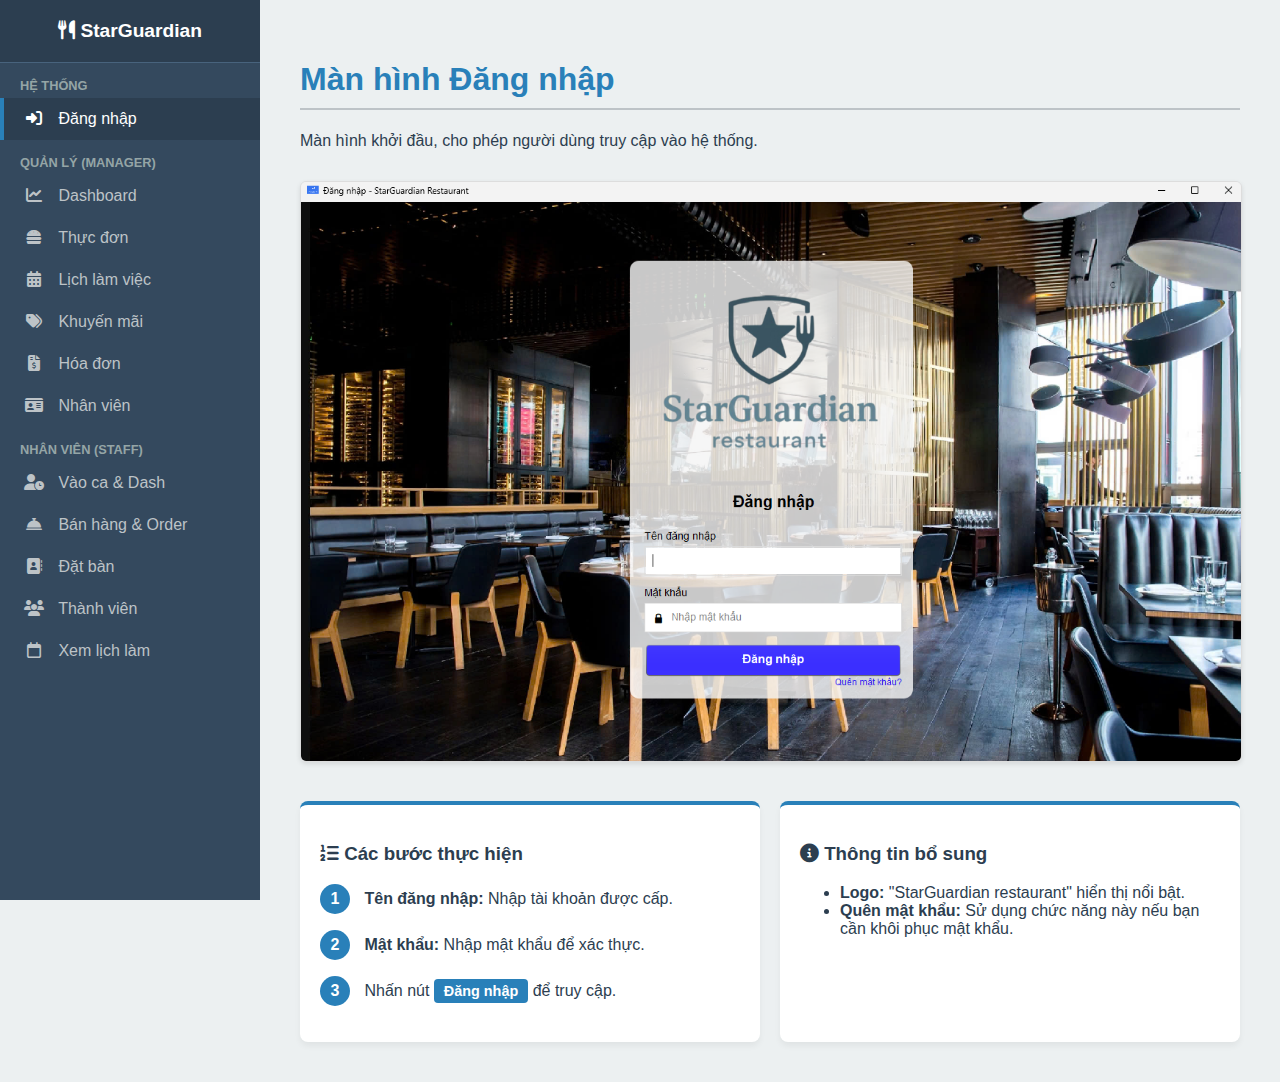
<file: index.html>
<!DOCTYPE html>
<html lang="vi">
<head>
    <meta charset="UTF-8">
    <title>Đăng nhập - StarGuardian</title>
    <link rel="stylesheet" href="https://cdnjs.cloudflare.com/ajax/libs/font-awesome/6.4.0/css/all.min.css">
    <link rel="stylesheet" href="css/style.css">
</head>
<body>
    <div id="content">
        <h1>Màn hình Đăng nhập</h1>
        <p>Màn hình khởi đầu, cho phép người dùng truy cập vào hệ thống.</p>
        
        <img src="images/login.png" alt="Màn hình đăng nhập" class="screenshot"> 

        <div class="card-grid">
            <div class="card">
                <h3><i class="fa-solid fa-list-ol"></i> Các bước thực hiện</h3>
                <p><span class="step-num">1</span> <strong>Tên đăng nhập:</strong> Nhập tài khoản được cấp.</p>
                <p><span class="step-num">2</span> <strong>Mật khẩu:</strong> Nhập mật khẩu để xác thực.</p>
                <p><span class="step-num">3</span> Nhấn nút <span class="btn-sim bg-blue">Đăng nhập</span> để truy cập.</p>
            </div>
            <div class="card">
                <h3><i class="fa-solid fa-circle-info"></i> Thông tin bổ sung</h3>
                <ul>
                     <li><strong>Logo:</strong> "StarGuardian restaurant" hiển thị nổi bật.</li>
                     <li><strong>Quên mật khẩu:</strong> Sử dụng chức năng này nếu bạn cần khôi phục mật khẩu.</li>
                </ul>
            </div>
        </div>
    </div>
    <script src="js/nav.js"></script>
</body>
</html>
</file>
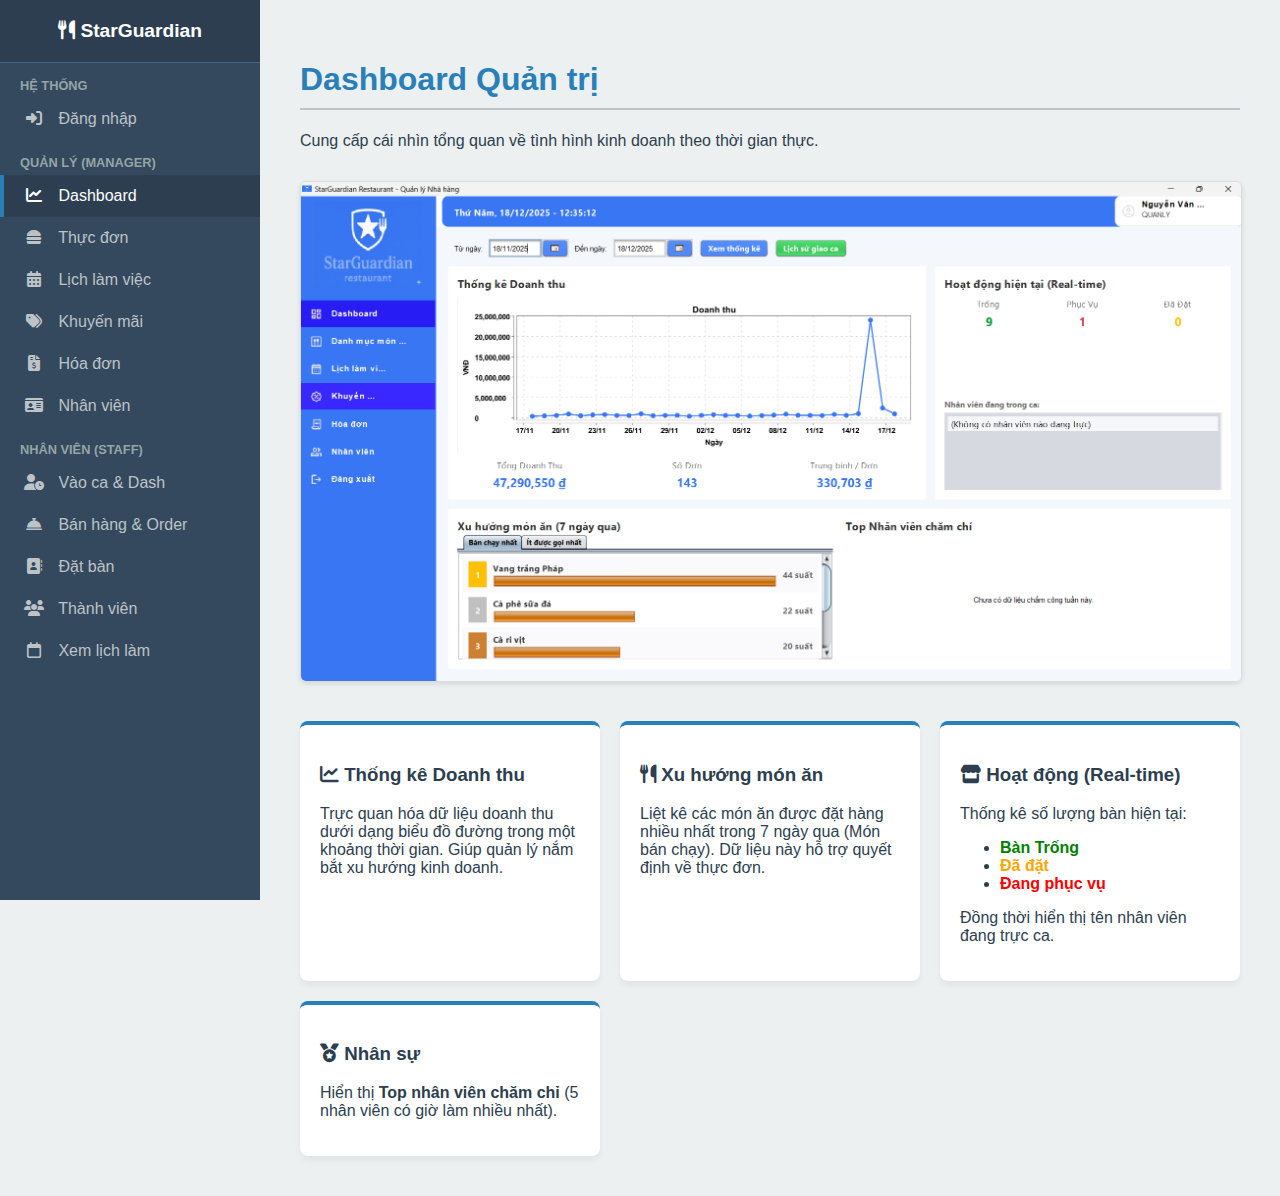
<file: manager/dashboard.html>
<!DOCTYPE html>
<html lang="vi">
<head>
    <meta charset="UTF-8">
    <title>Dashboard Quản lý</title>
    <link rel="stylesheet" href="https://cdnjs.cloudflare.com/ajax/libs/font-awesome/6.4.0/css/all.min.css">
    <link rel="stylesheet" href="../css/style.css"> </head>
<body>
    <div id="content">
        <h1>Dashboard Quản trị</h1>
         <p>Cung cấp cái nhìn tổng quan về tình hình kinh doanh theo thời gian thực.</p>
        <img src="../images/dashboard_mgr.png" alt="Dashboard" class="screenshot">

        <div class="card-grid">
            <div class="card">
                <h3><i class="fa-solid fa-chart-line"></i> Thống kê Doanh thu</h3>
                 <p>Trực quan hóa dữ liệu doanh thu dưới dạng biểu đồ đường trong một khoảng thời gian. Giúp quản lý nắm bắt xu hướng kinh doanh.</p>
            </div>
            <div class="card">
                <h3><i class="fa-solid fa-utensils"></i> Xu hướng món ăn</h3>
                 <p>Liệt kê các món ăn được đặt hàng nhiều nhất trong 7 ngày qua (Món bán chạy). Dữ liệu này hỗ trợ quyết định về thực đơn.</p>
            </div>
            <div class="card">
                <h3><i class="fa-solid fa-store"></i> Hoạt động (Real-time)</h3>
                <p>Thống kê số lượng bàn hiện tại:</p>
                <ul>
                     <li><strong style="color:green">Bàn Trống</strong> </li>
                     <li><strong style="color:orange">Đã đặt</strong> </li>
                     <li><strong style="color:red">Đang phục vụ</strong> </li>
                </ul>
                 <p>Đồng thời hiển thị tên nhân viên đang trực ca.</p>
            </div>
            <div class="card">
                <h3><i class="fa-solid fa-medal"></i> Nhân sự</h3>
                 <p>Hiển thị <strong>Top nhân viên chăm chỉ</strong> (5 nhân viên có giờ làm nhiều nhất).</p>
            </div>
        </div>
    </div>
    <script src="../js/nav.js"></script>
</body>
</html>
</file>
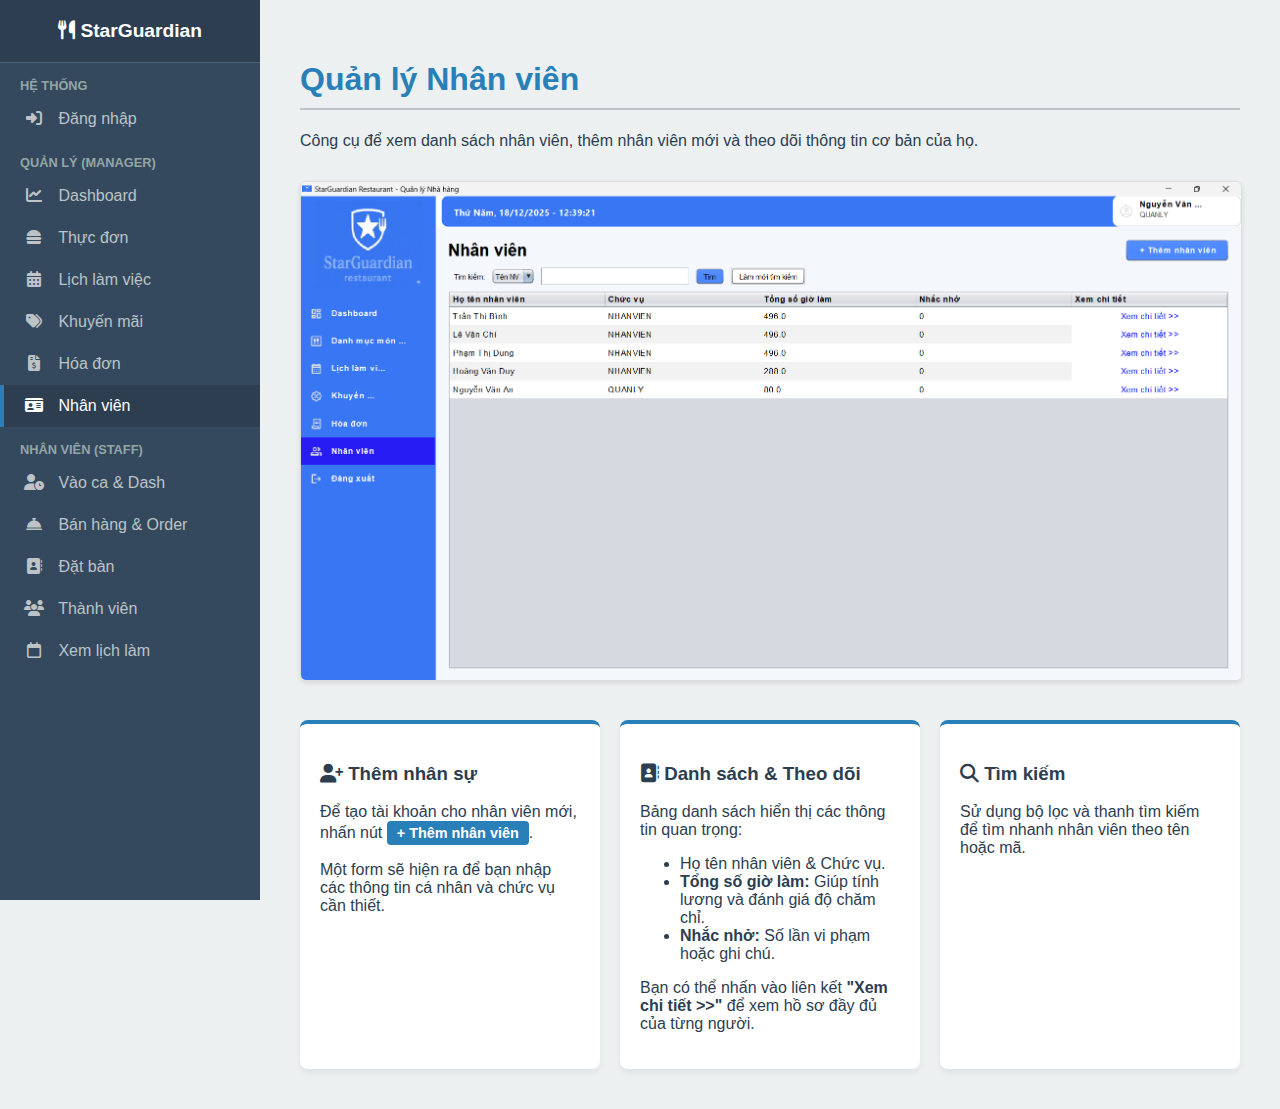
<file: manager/employee.html>
<!DOCTYPE html>
<html lang="vi">
<head>
    <meta charset="UTF-8">
    <title>Quản lý Nhân viên</title>
    <link rel="stylesheet" href="https://cdnjs.cloudflare.com/ajax/libs/font-awesome/6.4.0/css/all.min.css">
    <link rel="stylesheet" href="../css/style.css">
</head>
<body>
    <div id="content">
        <h1>Quản lý Nhân viên</h1>
         <p>Công cụ để xem danh sách nhân viên, thêm nhân viên mới và theo dõi thông tin cơ bản của họ.</p>
        
        <img src="../images/employee.png" alt="Màn hình nhân viên" class="screenshot">

        <div class="card-grid">
            <div class="card">
                <h3><i class="fa-solid fa-user-plus"></i> Thêm nhân sự</h3>
                 <p>Để tạo tài khoản cho nhân viên mới, nhấn nút <span class="btn-sim bg-blue">+ Thêm nhân viên</span>.</p>
                <p>Một form sẽ hiện ra để bạn nhập các thông tin cá nhân và chức vụ cần thiết.</p>
            </div>

            <div class="card">
                <h3><i class="fa-solid fa-address-book"></i> Danh sách & Theo dõi</h3>
                 <p>Bảng danh sách hiển thị các thông tin quan trọng:</p>
                <ul>
                    <li>Họ tên nhân viên & Chức vụ.</li>
                    <li><strong>Tổng số giờ làm:</strong> Giúp tính lương và đánh giá độ chăm chỉ.</li>
                    <li><strong>Nhắc nhở:</strong> Số lần vi phạm hoặc ghi chú.</li>
                </ul>
                 <p>Bạn có thể nhấn vào liên kết <strong>"Xem chi tiết >>"</strong> để xem hồ sơ đầy đủ của từng người.</p>
            </div>

            <div class="card">
                <h3><i class="fa-solid fa-magnifying-glass"></i> Tìm kiếm</h3>
                 <p>Sử dụng bộ lọc và thanh tìm kiếm để tìm nhanh nhân viên theo tên hoặc mã.</p>
            </div>
        </div>
    </div>
    <script src="../js/nav.js"></script>
</body>
</html>
</file>
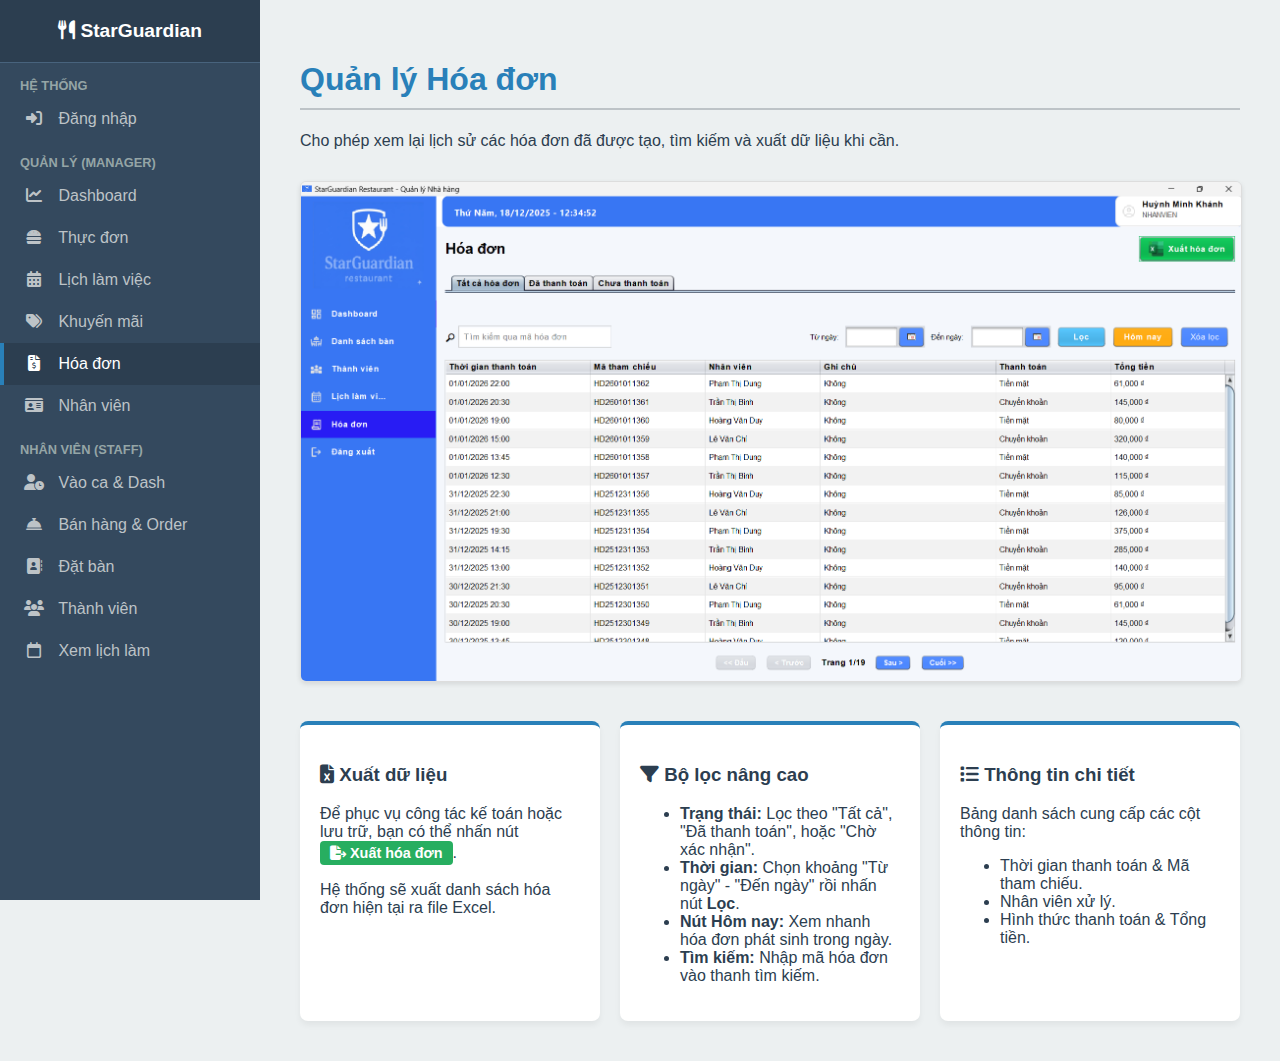
<file: manager/invoice.html>
<!DOCTYPE html>
<html lang="vi">
<head>
    <meta charset="UTF-8">
    <title>Quản lý Hóa đơn</title>
    <link rel="stylesheet" href="https://cdnjs.cloudflare.com/ajax/libs/font-awesome/6.4.0/css/all.min.css">
    <link rel="stylesheet" href="../css/style.css">
</head>
<body>
    <div id="content">
        <h1>Quản lý Hóa đơn</h1>
         <p>Cho phép xem lại lịch sử các hóa đơn đã được tạo, tìm kiếm và xuất dữ liệu khi cần.</p>
        
        <img src="../images/invoice.png" alt="Màn hình hóa đơn" class="screenshot">

        <div class="card-grid">
            <div class="card">
                <h3><i class="fa-solid fa-file-excel"></i> Xuất dữ liệu</h3>
                <p>Để phục vụ công tác kế toán hoặc lưu trữ, bạn có thể nhấn nút <span class="btn-sim bg-green"><i class="fa-solid fa-file-export"></i> Xuất hóa đơn</span>.</p>
                 <p>Hệ thống sẽ xuất danh sách hóa đơn hiện tại ra file Excel.</p>
            </div>

            <div class="card">
                <h3><i class="fa-solid fa-filter"></i> Bộ lọc nâng cao</h3>
                <ul>
                     <li><strong>Trạng thái:</strong> Lọc theo "Tất cả", "Đã thanh toán", hoặc "Chờ xác nhận".</li>
                     <li><strong>Thời gian:</strong> Chọn khoảng "Từ ngày" - "Đến ngày" rồi nhấn nút <strong>Lọc</strong>.</li>
                     <li><strong>Nút Hôm nay:</strong> Xem nhanh hóa đơn phát sinh trong ngày.</li>
                     <li><strong>Tìm kiếm:</strong> Nhập mã hóa đơn vào thanh tìm kiếm.</li>
                </ul>
            </div>

            <div class="card">
                <h3><i class="fa-solid fa-list"></i> Thông tin chi tiết</h3>
                 <p>Bảng danh sách cung cấp các cột thông tin:</p>
                <ul>
                    <li>Thời gian thanh toán & Mã tham chiếu.</li>
                    <li>Nhân viên xử lý.</li>
                    <li>Hình thức thanh toán & Tổng tiền.</li>
                </ul>
            </div>
        </div>
    </div>
    <script src="../js/nav.js"></script>
</body>
</html>
</file>
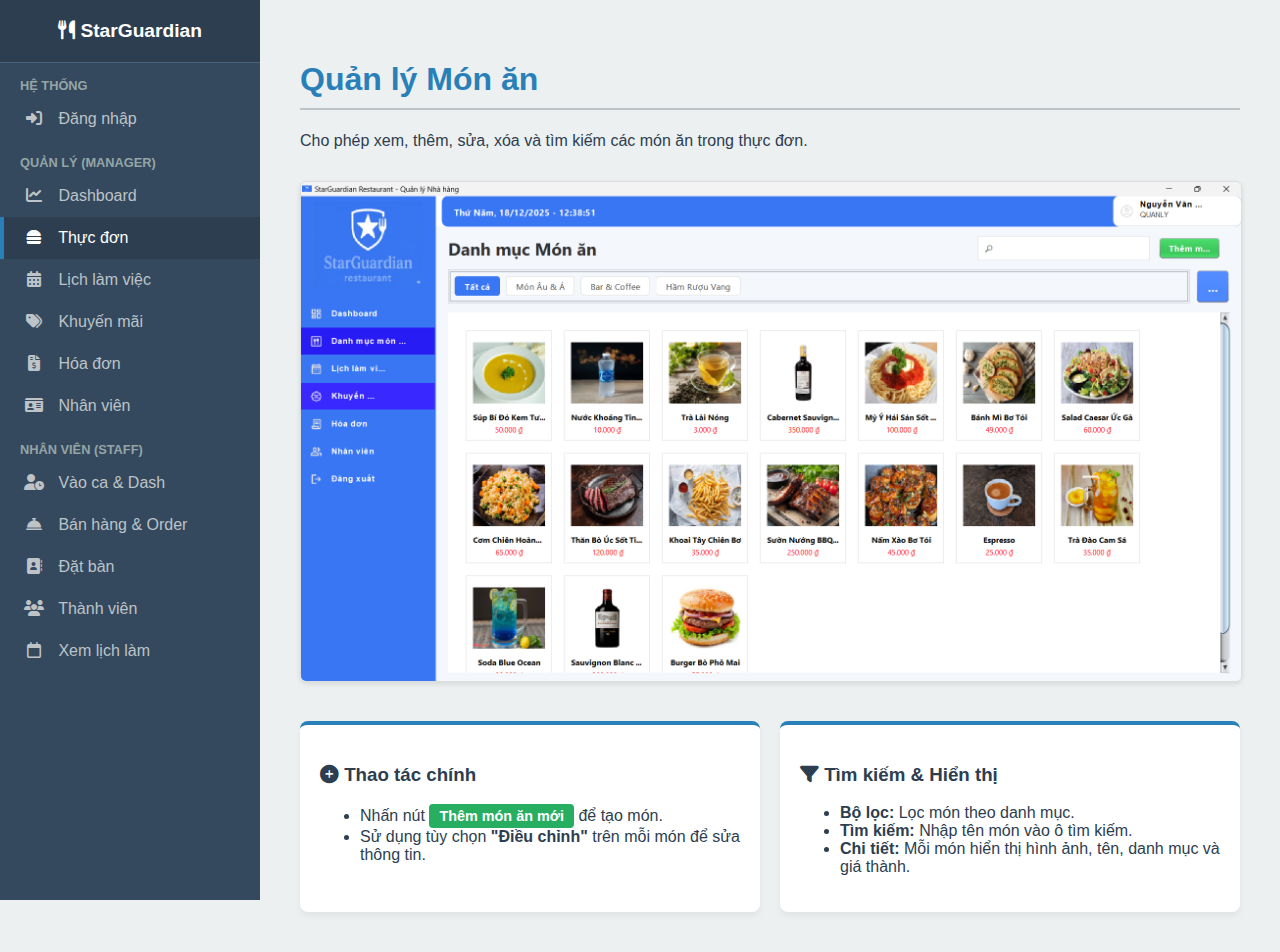
<file: manager/menu.html>
<!DOCTYPE html>
<html lang="vi">
<head>
    <meta charset="UTF-8">
    <title>Quản lý Món ăn</title>
    <link rel="stylesheet" href="https://cdnjs.cloudflare.com/ajax/libs/font-awesome/6.4.0/css/all.min.css">
    <link rel="stylesheet" href="../css/style.css">
</head>
<body>
    <div id="content">
        <h1>Quản lý Món ăn</h1>
         <p>Cho phép xem, thêm, sửa, xóa và tìm kiếm các món ăn trong thực đơn.</p>
        <img src="../images/menu.png" alt="Menu Screen" class="screenshot">

        <div class="card-grid">
            <div class="card">
                <h3><i class="fa-solid fa-plus-circle"></i> Thao tác chính</h3>
                <ul>
                     <li>Nhấn nút <span class="btn-sim bg-green">Thêm món ăn mới</span> để tạo món.</li>
                     <li>Sử dụng tùy chọn <strong>"Điều chỉnh"</strong> trên mỗi món để sửa thông tin.</li>
                </ul>
            </div>
            <div class="card">
                <h3><i class="fa-solid fa-filter"></i> Tìm kiếm & Hiển thị</h3>
                <ul>
                     <li><strong>Bộ lọc:</strong> Lọc món theo danh mục.</li>
                     <li><strong>Tìm kiếm:</strong> Nhập tên món vào ô tìm kiếm.</li>
                     <li><strong>Chi tiết:</strong> Mỗi món hiển thị hình ảnh, tên, danh mục và giá thành.</li>
                </ul>
            </div>
        </div>
    </div>
    <script src="../js/nav.js"></script>
</body>
</html>
</file>
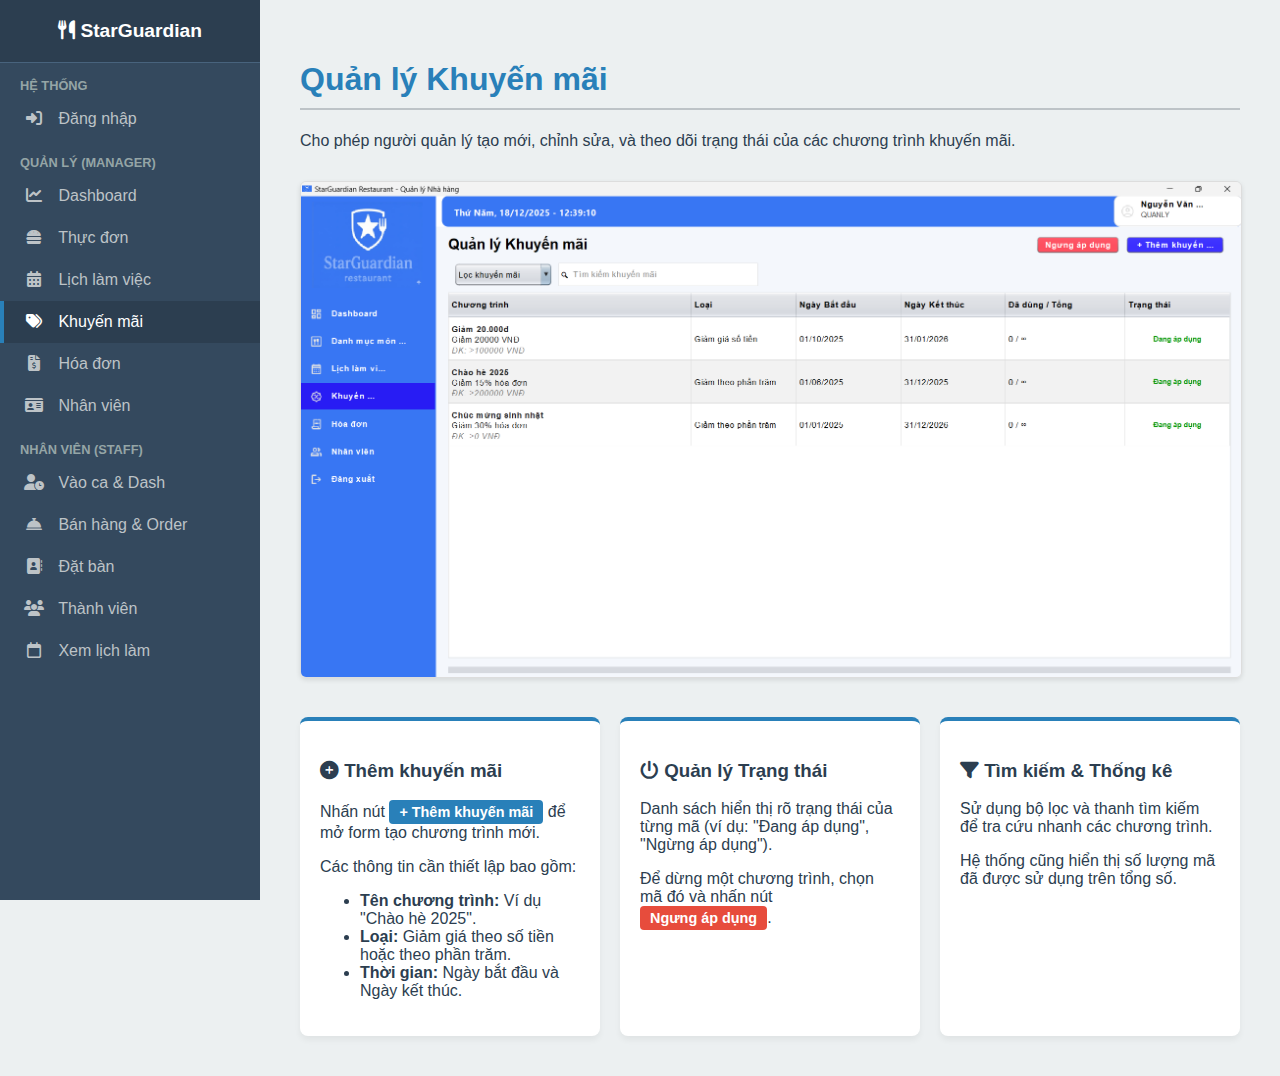
<file: manager/promotion.html>
<!DOCTYPE html>
<html lang="vi">
<head>
    <meta charset="UTF-8">
    <title>Quản lý Khuyến mãi</title>
    <link rel="stylesheet" href="https://cdnjs.cloudflare.com/ajax/libs/font-awesome/6.4.0/css/all.min.css">
    <link rel="stylesheet" href="../css/style.css">
</head>
<body>
    <div id="content">
        <h1>Quản lý Khuyến mãi</h1>
        <p>Cho phép người quản lý tạo mới, chỉnh sửa, và theo dõi trạng thái của các chương trình khuyến mãi.</p>
        
        <img src="../images/promotion.png" alt="Màn hình khuyến mãi" class="screenshot">

        <div class="card-grid">
            <div class="card">
                <h3><i class="fa-solid fa-plus-circle"></i> Thêm khuyến mãi</h3>
                <p>Nhấn nút <span class="btn-sim bg-blue">+ Thêm khuyến mãi</span> để mở form tạo chương trình mới.</p>
                <p>Các thông tin cần thiết lập bao gồm:</p>
                <ul>
                    <li><strong>Tên chương trình:</strong> Ví dụ "Chào hè 2025".</li>
                    <li><strong>Loại:</strong> Giảm giá theo số tiền hoặc theo phần trăm.</li>
                    <li><strong>Thời gian:</strong> Ngày bắt đầu và Ngày kết thúc.</li>
                </ul>
            </div>

            <div class="card">
                <h3><i class="fa-solid fa-power-off"></i> Quản lý Trạng thái</h3>
                <p>Danh sách hiển thị rõ trạng thái của từng mã (ví dụ: "Đang áp dụng", "Ngừng áp dụng").</p>
                <p>Để dừng một chương trình, chọn mã đó và nhấn nút <span class="btn-sim bg-red">Ngưng áp dụng</span>.</p>
            </div>

            <div class="card">
                <h3><i class="fa-solid fa-filter"></i> Tìm kiếm & Thống kê</h3>
                <p>Sử dụng bộ lọc và thanh tìm kiếm để tra cứu nhanh các chương trình.</p>
                <p>Hệ thống cũng hiển thị số lượng mã đã được sử dụng trên tổng số.</p>
            </div>
        </div>
    </div>
    <script src="../js/nav.js"></script>
</body>
</html>
</file>
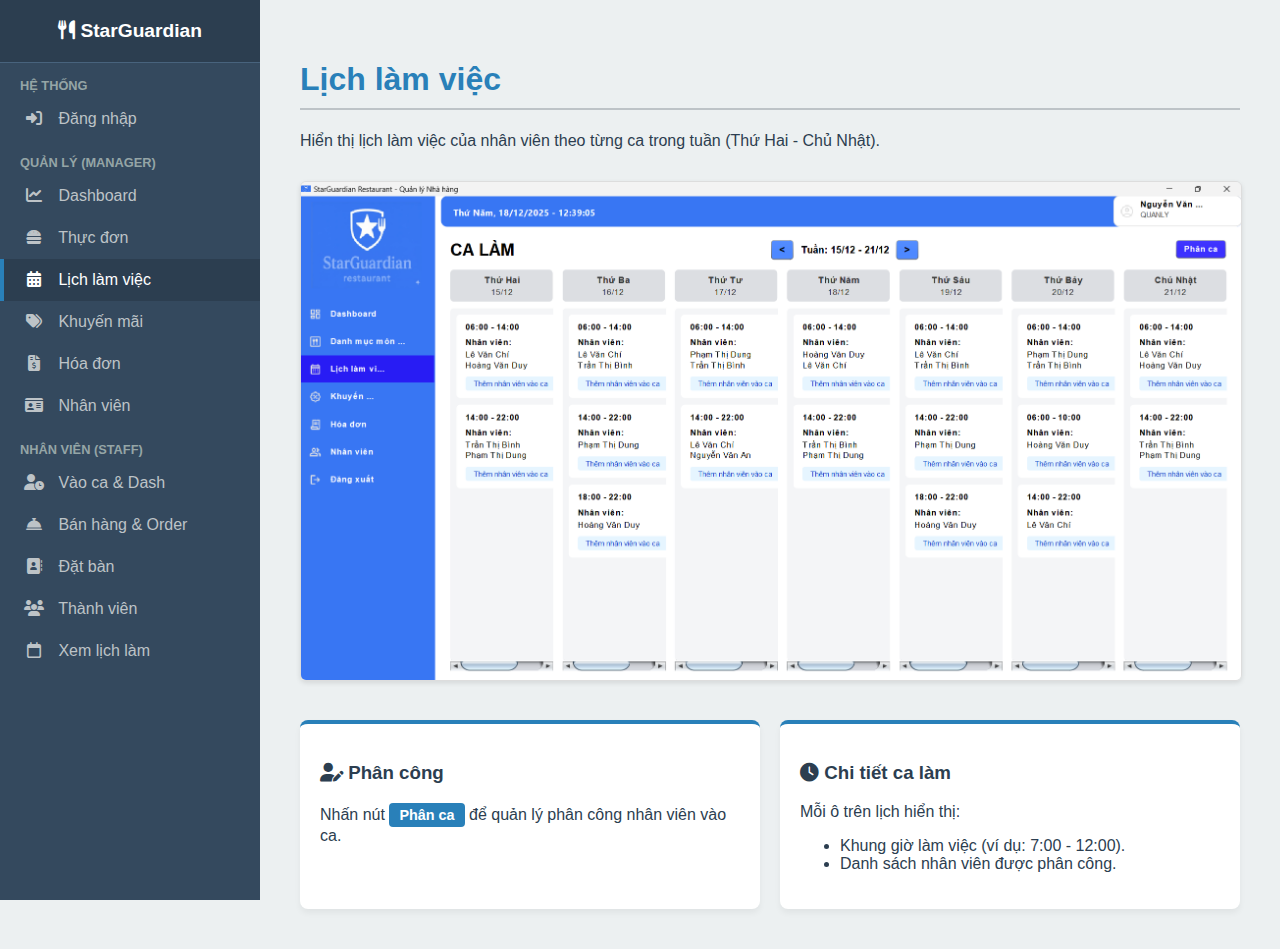
<file: manager/schedule.html>
<!DOCTYPE html>
<html lang="vi">
<head>
    <meta charset="UTF-8">
    <title>Quản lý Lịch làm</title>
    <link rel="stylesheet" href="https://cdnjs.cloudflare.com/ajax/libs/font-awesome/6.4.0/css/all.min.css">
    <link rel="stylesheet" href="../css/style.css">
</head>
<body>
    <div id="content">
        <h1>Lịch làm việc</h1>
         <p>Hiển thị lịch làm việc của nhân viên theo từng ca trong tuần (Thứ Hai - Chủ Nhật).</p>
        <img src="../images/schedule.png" alt="Schedule" class="screenshot">

        <div class="card-grid">
            <div class="card">
                <h3><i class="fa-solid fa-user-pen"></i> Phân công</h3>
                 <p>Nhấn nút <span class="btn-sim bg-blue">Phân ca</span> để quản lý phân công nhân viên vào ca.</p>
            </div>
            <div class="card">
                <h3><i class="fa-solid fa-clock"></i> Chi tiết ca làm</h3>
                <p>Mỗi ô trên lịch hiển thị:</p>
                <ul>
                     <li>Khung giờ làm việc (ví dụ: 7:00 - 12:00).</li>
                     <li>Danh sách nhân viên được phân công.</li>
                </ul>
            </div>
        </div>
    </div>
    <script src="../js/nav.js"></script>
</body>
</html>
</file>
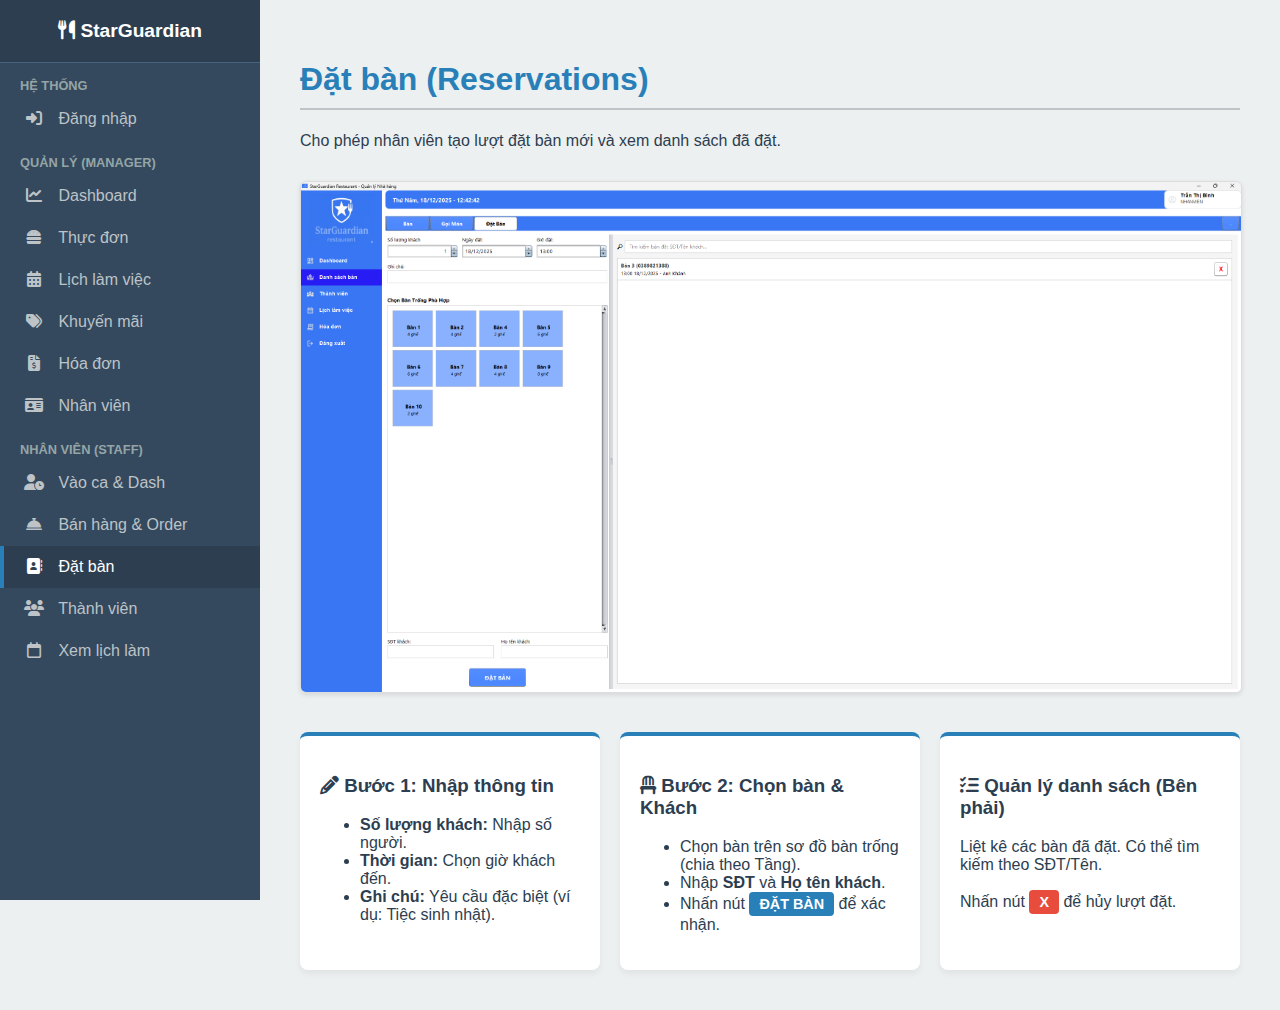
<file: staff/booking.html>
<!DOCTYPE html>
<html lang="vi">
<head>
    <meta charset="UTF-8">
    <title>Đặt bàn</title>
    <link rel="stylesheet" href="https://cdnjs.cloudflare.com/ajax/libs/font-awesome/6.4.0/css/all.min.css">
    <link rel="stylesheet" href="../css/style.css">
</head>
<body>
    <div id="content">
        <h1>Đặt bàn (Reservations)</h1>
         <p>Cho phép nhân viên tạo lượt đặt bàn mới và xem danh sách đã đặt.</p>
        <img src="../images/booking.png" alt="Booking Screen" class="screenshot">

        <div class="card-grid">
            <div class="card">
                <h3><i class="fa-solid fa-pencil"></i> Bước 1: Nhập thông tin</h3>
                <ul>
                     <li><strong>Số lượng khách:</strong> Nhập số người.</li>
                     <li><strong>Thời gian:</strong> Chọn giờ khách đến.</li>
                     <li><strong>Ghi chú:</strong> Yêu cầu đặc biệt (ví dụ: Tiệc sinh nhật).</li>
                </ul>
            </div>
            <div class="card">
                <h3><i class="fa-solid fa-chair"></i> Bước 2: Chọn bàn & Khách</h3>
                <ul>
                     <li>Chọn bàn trên sơ đồ bàn trống (chia theo Tầng).</li>
                     <li>Nhập <strong>SĐT</strong> và <strong>Họ tên khách</strong>.</li>
                     <li>Nhấn nút <span class="btn-sim bg-blue">ĐẶT BÀN</span> để xác nhận.</li>
                </ul>
            </div>
            <div class="card">
                <h3><i class="fa-solid fa-list-check"></i> Quản lý danh sách (Bên phải)</h3>
                 <p>Liệt kê các bàn đã đặt.  Có thể tìm kiếm theo SĐT/Tên.</p>
                 <p>Nhấn nút <span class="btn-sim bg-red">X</span> để hủy lượt đặt.</p>
            </div>
        </div>
    </div>
    <script src="../js/nav.js"></script>
</body>
</html>
</file>
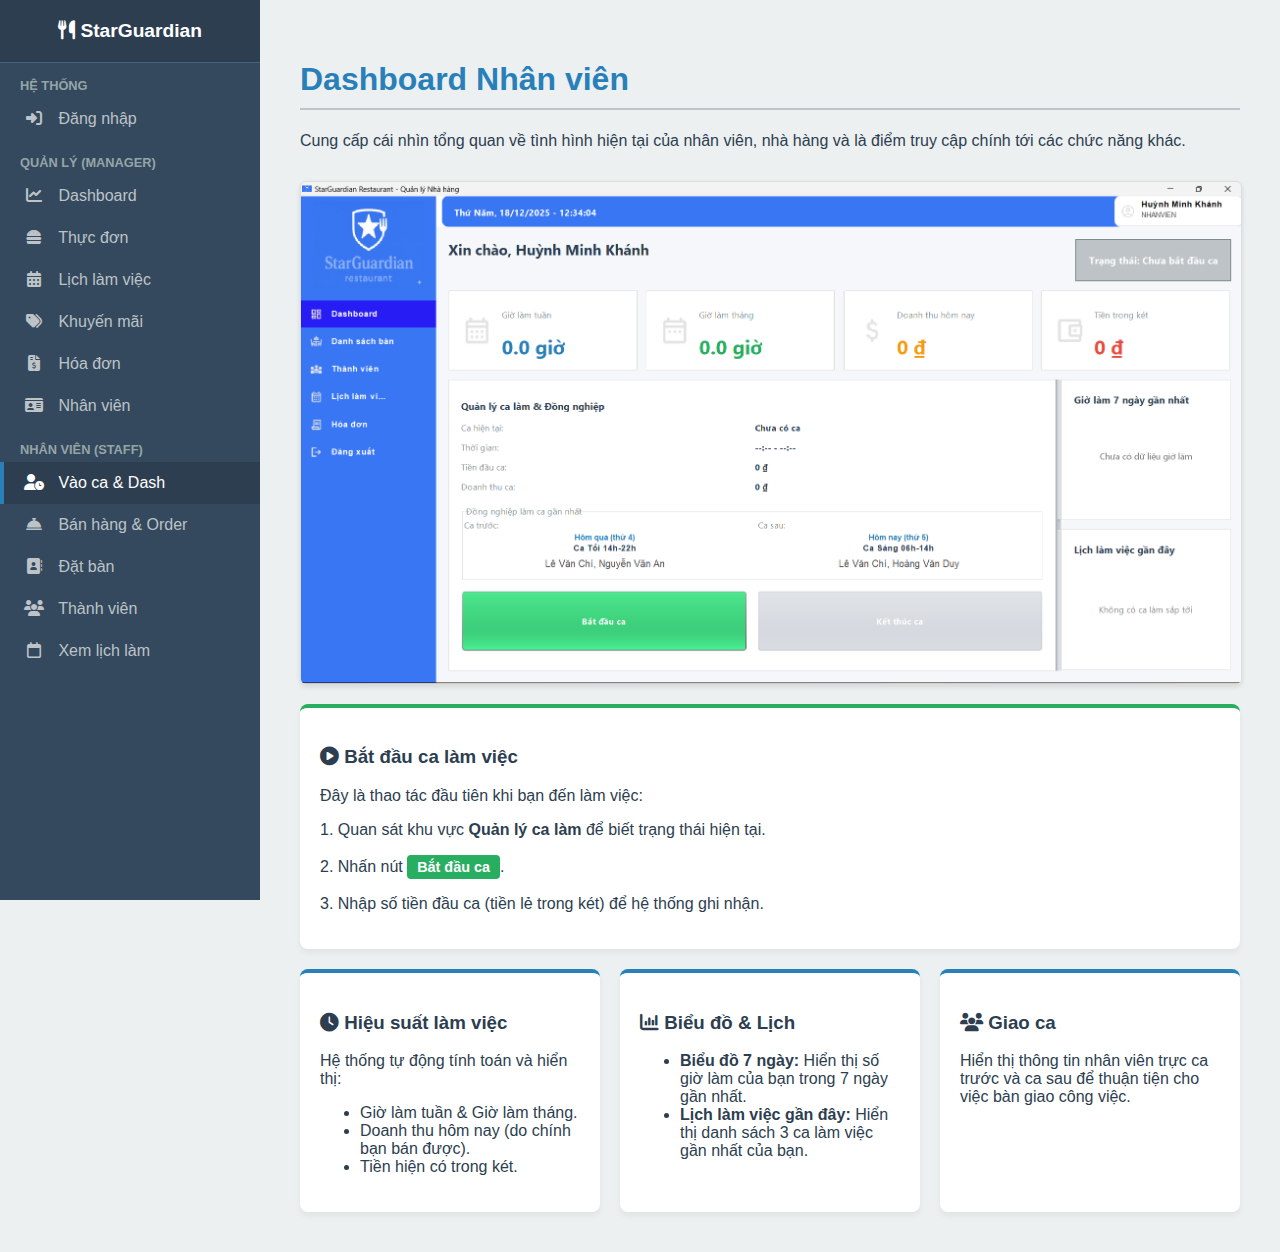
<file: staff/dashboard.html>
<!DOCTYPE html>
<html lang="vi">
<head>
    <meta charset="UTF-8">
    <title>Dashboard Nhân viên</title>
    <link rel="stylesheet" href="https://cdnjs.cloudflare.com/ajax/libs/font-awesome/6.4.0/css/all.min.css">
    <link rel="stylesheet" href="../css/style.css">
</head>
<body>
    <div id="content">
        <h1>Dashboard Nhân viên</h1>
         <p>Cung cấp cái nhìn tổng quan về tình hình hiện tại của nhân viên, nhà hàng và là điểm truy cập chính tới các chức năng khác.</p>
        
        <img src="../images/staff_dashboard.png" alt="Dashboard nhân viên" class="screenshot">

        <div class="card" style="border-top-color: var(--success);">
            <h3><i class="fa-solid fa-play-circle"></i> Bắt đầu ca làm việc</h3>
            <p>Đây là thao tác đầu tiên khi bạn đến làm việc:</p>
            <p>1. Quan sát khu vực <strong>Quản lý ca làm</strong> để biết trạng thái hiện tại.</p>
            <p>2.  Nhấn nút <span class="btn-sim bg-green">Bắt đầu ca</span>.</p>
            <p>3. Nhập số tiền đầu ca (tiền lẻ trong két) để hệ thống ghi nhận.</p>
        </div>

        <div class="card-grid">
            <div class="card">
                <h3><i class="fa-solid fa-clock"></i> Hiệu suất làm việc</h3>
                <p>Hệ thống tự động tính toán và hiển thị:</p>
                <ul>
                     <li>Giờ làm tuần & Giờ làm tháng.</li>
                     <li>Doanh thu hôm nay (do chính bạn bán được).</li>
                     <li>Tiền hiện có trong két.</li>
                </ul>
            </div>

            <div class="card">
                <h3><i class="fa-solid fa-chart-column"></i> Biểu đồ & Lịch</h3>
                <ul>
                     <li><strong>Biểu đồ 7 ngày:</strong> Hiển thị số giờ làm của bạn trong 7 ngày gần nhất.</li>
                     <li><strong>Lịch làm việc gần đây:</strong> Hiển thị danh sách 3 ca làm việc gần nhất của bạn.</li>
                </ul>
            </div>

            <div class="card">
                <h3><i class="fa-solid fa-users"></i> Giao ca</h3>
                 <p>Hiển thị thông tin nhân viên trực ca trước và ca sau để thuận tiện cho việc bàn giao công việc.</p>
            </div>
        </div>
    </div>
    <script src="../js/nav.js"></script>
</body>
</html>
</file>
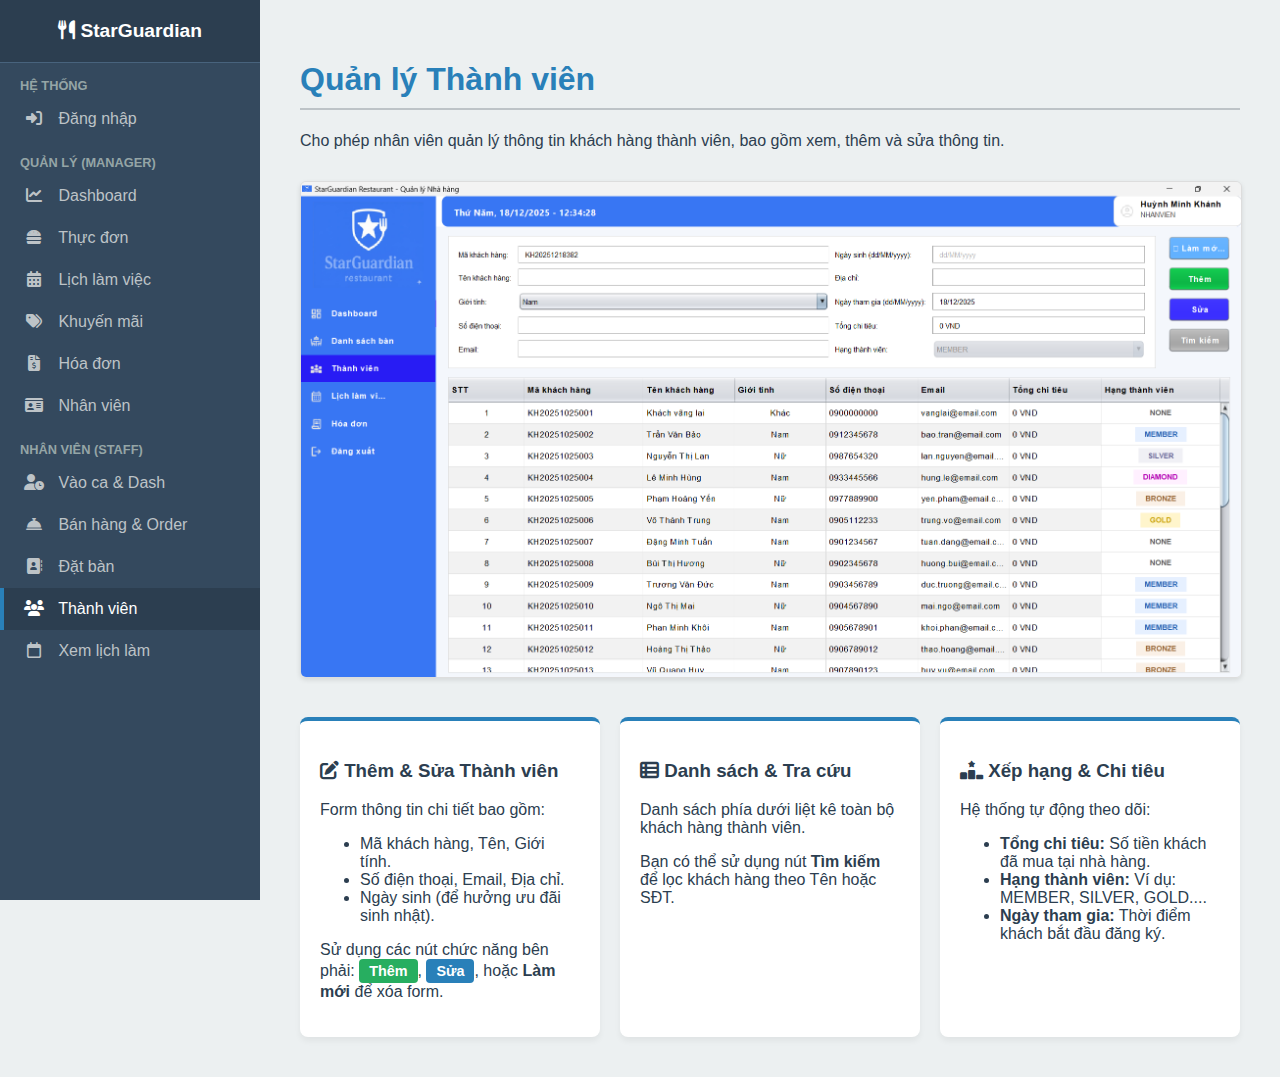
<file: staff/member.html>
<!DOCTYPE html>
<html lang="vi">
<head>
    <meta charset="UTF-8">
    <title>Khách hàng Thành viên</title>
    <link rel="stylesheet" href="https://cdnjs.cloudflare.com/ajax/libs/font-awesome/6.4.0/css/all.min.css">
    <link rel="stylesheet" href="../css/style.css">
</head>
<body>
    <div id="content">
        <h1>Quản lý Thành viên</h1>
         <p>Cho phép nhân viên quản lý thông tin khách hàng thành viên, bao gồm xem, thêm và sửa thông tin.</p>
        
        <img src="../images/member.png" alt="Màn hình thành viên" class="screenshot">

        <div class="card-grid">
            <div class="card">
                <h3><i class="fa-solid fa-pen-to-square"></i> Thêm & Sửa Thành viên</h3>
                 <p>Form thông tin chi tiết bao gồm:</p>
                <ul>
                    <li>Mã khách hàng, Tên, Giới tính.</li>
                    <li>Số điện thoại, Email, Địa chỉ.</li>
                    <li>Ngày sinh (để hưởng ưu đãi sinh nhật).</li>
                </ul>
                 <p>Sử dụng các nút chức năng bên phải: <span class="btn-sim bg-green">Thêm</span>, <span class="btn-sim bg-blue">Sửa</span>, hoặc <strong>Làm mới</strong> để xóa form.</p>
            </div>

            <div class="card">
                <h3><i class="fa-solid fa-table-list"></i> Danh sách & Tra cứu</h3>
                 <p>Danh sách phía dưới liệt kê toàn bộ khách hàng thành viên.</p>
                 <p>Bạn có thể sử dụng nút <strong>Tìm kiếm</strong> để lọc khách hàng theo Tên hoặc SĐT.</p>
            </div>

            <div class="card">
                <h3><i class="fa-solid fa-ranking-star"></i> Xếp hạng & Chi tiêu</h3>
                <p>Hệ thống tự động theo dõi:</p>
                <ul>
                     <li><strong>Tổng chi tiêu:</strong> Số tiền khách đã mua tại nhà hàng.</li>
                     <li><strong>Hạng thành viên:</strong> Ví dụ: MEMBER, SILVER, GOLD....</li>
                     <li><strong>Ngày tham gia:</strong> Thời điểm khách bắt đầu đăng ký.</li>
                </ul>
            </div>
        </div>
    </div>
    <script src="../js/nav.js"></script>
</body>
</html>
</file>
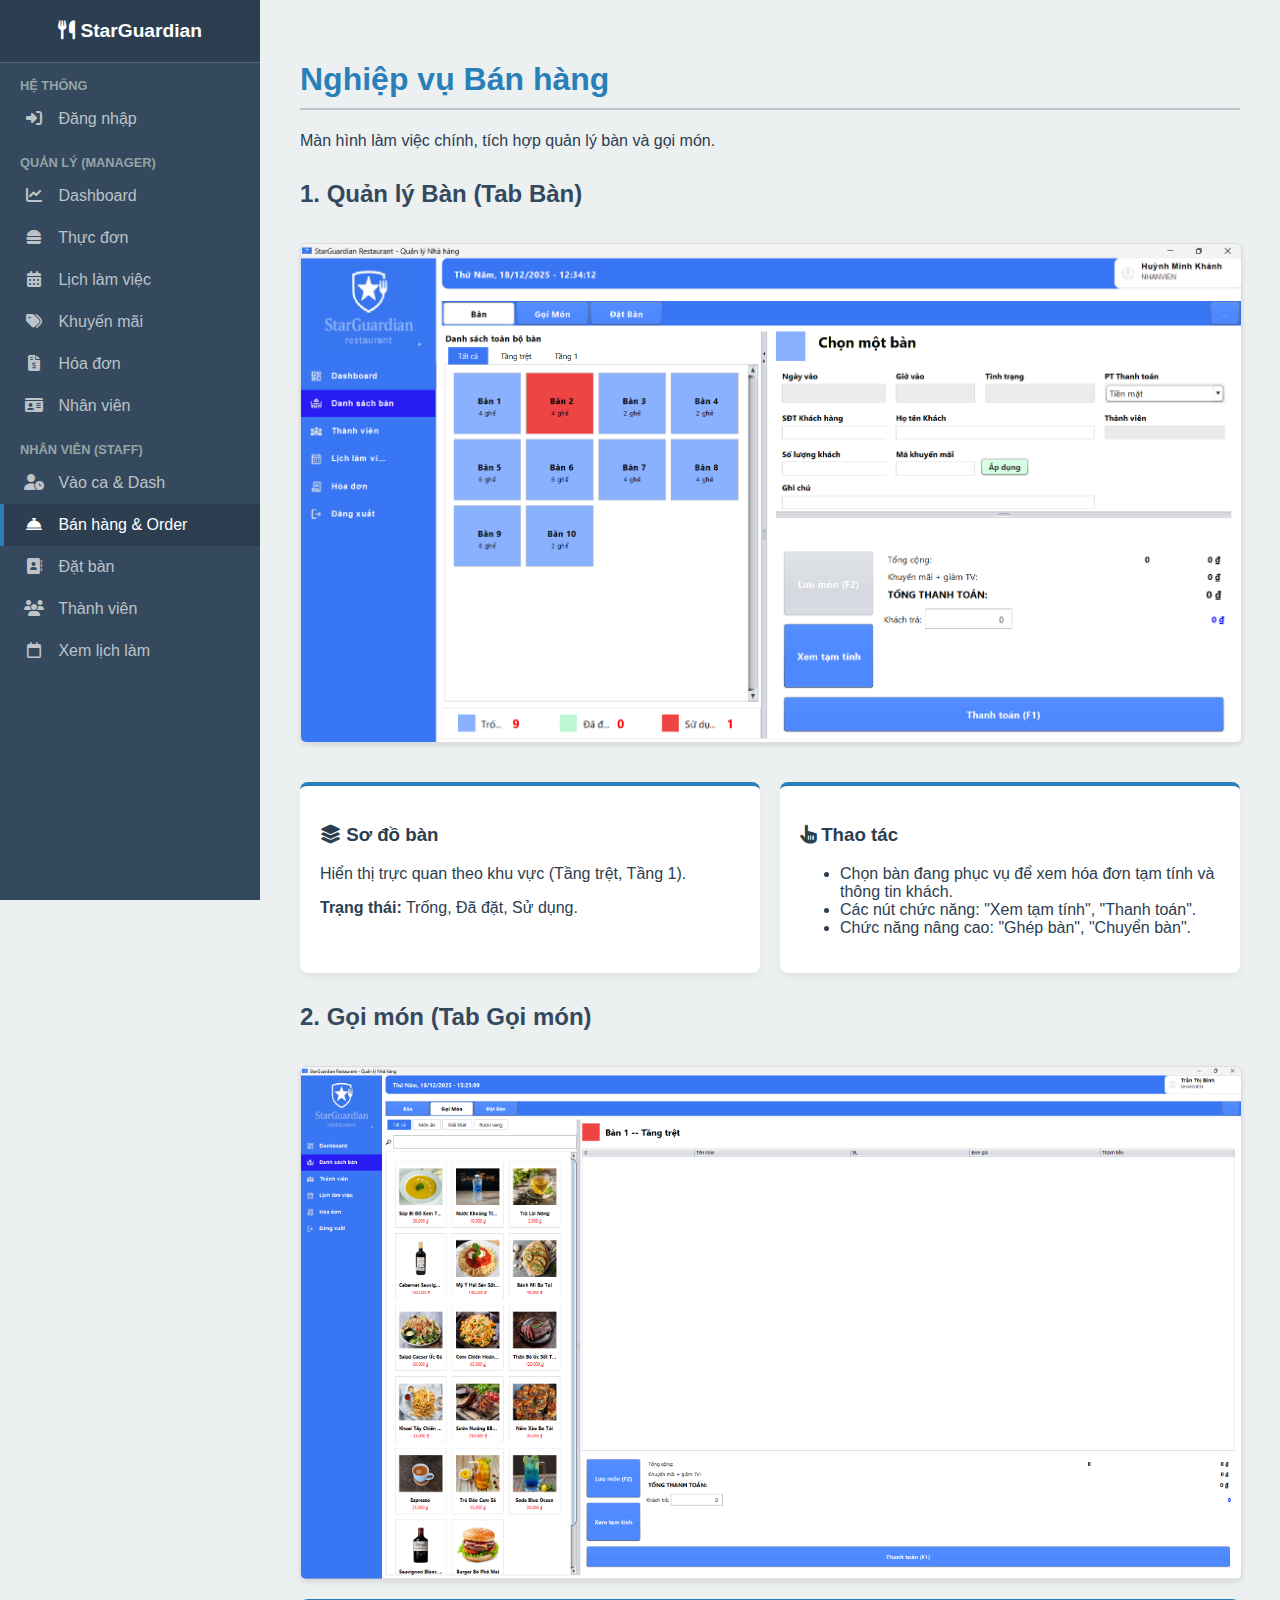
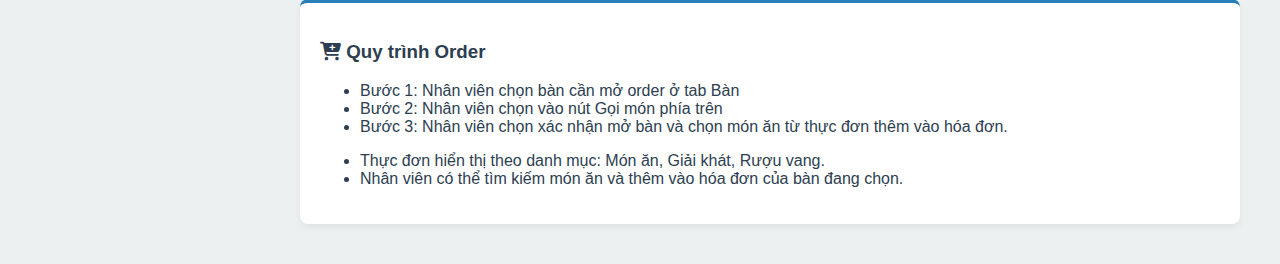
<file: staff/sales.html>
<!DOCTYPE html>
<html lang="vi">
<head>
    <meta charset="UTF-8">
    <title>Bán hàng & Gọi món</title>
    <link rel="stylesheet" href="https://cdnjs.cloudflare.com/ajax/libs/font-awesome/6.4.0/css/all.min.css">
    <link rel="stylesheet" href="../css/style.css">
</head>
<body>
    <div id="content">
        <h1>Nghiệp vụ Bán hàng</h1>
         <p>Màn hình làm việc chính, tích hợp quản lý bàn và gọi món.</p>

        <h2>1. Quản lý Bàn (Tab Bàn)</h2>
        <img src="../images/tables.png" alt="Tables" class="screenshot">
        <div class="card-grid">
            <div class="card">
                <h3><i class="fa-solid fa-layer-group"></i> Sơ đồ bàn</h3>
                 <p>Hiển thị trực quan theo khu vực (Tầng trệt, Tầng 1).</p>
                 <p><strong>Trạng thái:</strong> Trống, Đã đặt, Sử dụng.</p>
            </div>
            <div class="card">
                <h3><i class="fa-solid fa-hand-pointer"></i> Thao tác</h3>
                <ul>
                     <li>Chọn bàn đang phục vụ để xem hóa đơn tạm tính và thông tin khách.</li>
                     <li>Các nút chức năng: "Xem tạm tính", "Thanh toán".</li>
                     <li>Chức năng nâng cao: "Ghép bàn", "Chuyển bàn".</li>
                </ul>
            </div>
        </div>

        <h2>2. Gọi món (Tab Gọi món)</h2>
        <img src="../images/order.png" alt="Order" class="screenshot">
        <div class="card">
            <h3><i class="fa-solid fa-cart-plus"></i> Quy trình Order</h3>
            <ul>
                <li>Bước 1: Nhân viên chọn bàn cần mở order ở tab Bàn</li>
                <li>Bước 2: Nhân viên chọn vào nút Gọi món phía trên</li>
                <li>Bước 3: Nhân viên chọn xác nhận mở bàn và chọn món ăn từ thực đơn thêm vào hóa đơn.</li>
            </ul>
            <ul>
                 <li>Thực đơn hiển thị theo danh mục: Món ăn, Giải khát, Rượu vang.</li>
                 <li>Nhân viên có thể tìm kiếm món ăn và thêm vào hóa đơn của bàn đang chọn.</li>
            </ul>
        </div>
    </div>
    <script src="../js/nav.js"></script>
</body>
</html>
</file>
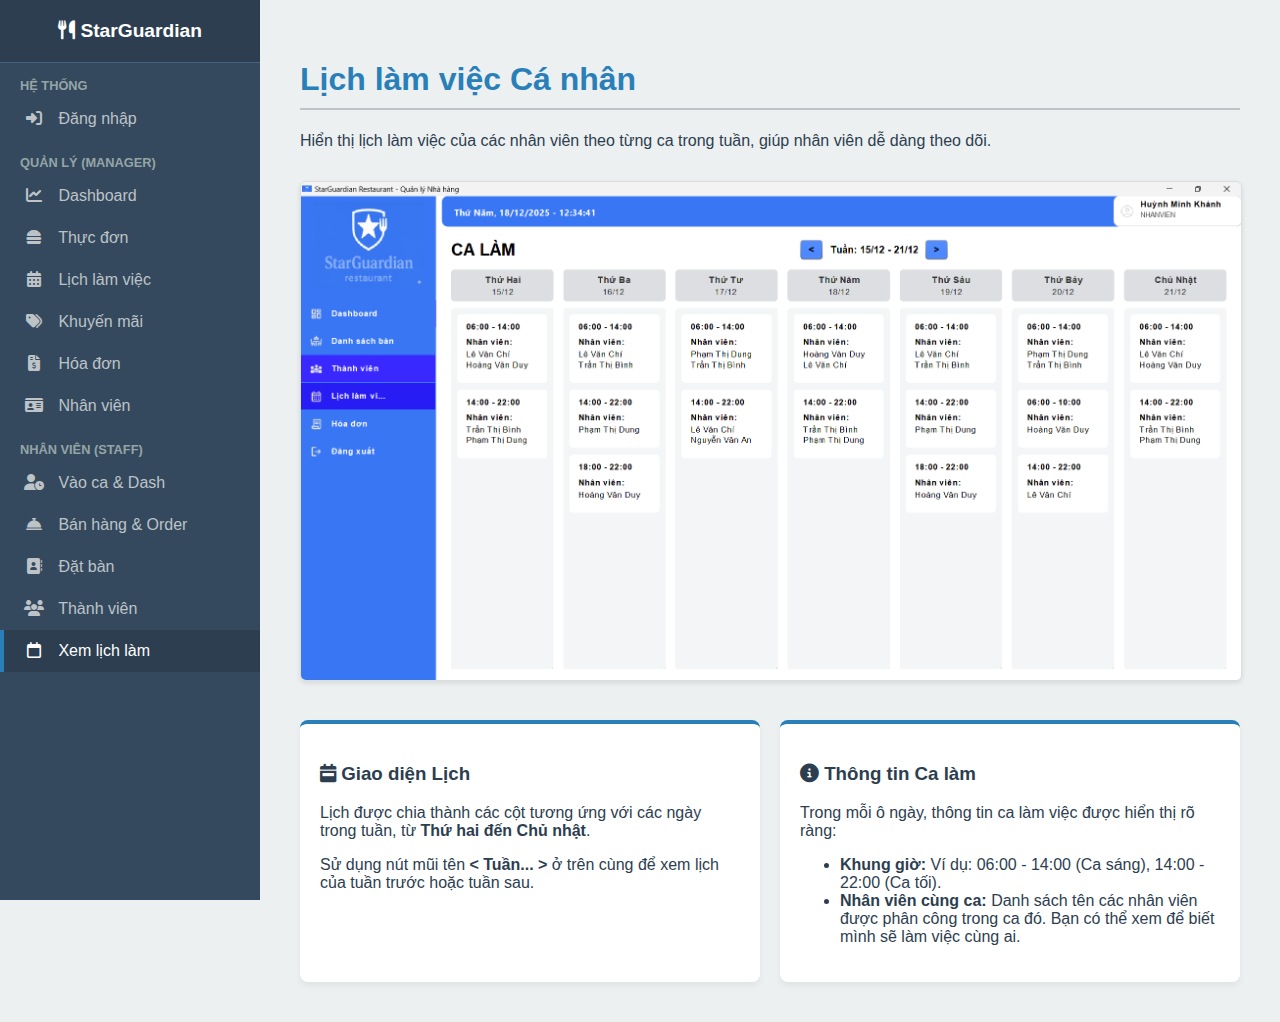
<file: staff/schedule_view.html>
<!DOCTYPE html>
<html lang="vi">
<head>
    <meta charset="UTF-8">
    <title>Lịch làm việc Cá nhân</title>
    <link rel="stylesheet" href="https://cdnjs.cloudflare.com/ajax/libs/font-awesome/6.4.0/css/all.min.css">
    <link rel="stylesheet" href="../css/style.css">
</head>
<body>
    <div id="content">
        <h1>Lịch làm việc Cá nhân</h1>
         <p>Hiển thị lịch làm việc của các nhân viên theo từng ca trong tuần, giúp nhân viên dễ dàng theo dõi.</p>
        
        <img src="../images/schedule_view.png" alt="Lịch làm việc nhân viên" class="screenshot">

        <div class="card-grid">
            <div class="card">
                <h3><i class="fa-solid fa-calendar-week"></i> Giao diện Lịch</h3>
                 <p>Lịch được chia thành các cột tương ứng với các ngày trong tuần, từ <strong>Thứ hai đến Chủ nhật</strong>.</p>
                <p>Sử dụng nút mũi tên <strong>&lt; Tuần... &gt;</strong> ở trên cùng để xem lịch của tuần trước hoặc tuần sau.</p>
            </div>

            <div class="card">
                <h3><i class="fa-solid fa-circle-info"></i> Thông tin Ca làm</h3>
                 <p>Trong mỗi ô ngày, thông tin ca làm việc được hiển thị rõ ràng:</p>
                <ul>
                    <li><strong>Khung giờ:</strong> Ví dụ: 06:00 - 14:00 (Ca sáng), 14:00 - 22:00 (Ca tối).</li>
                    <li><strong>Nhân viên cùng ca:</strong> Danh sách tên các nhân viên được phân công trong ca đó. Bạn có thể xem để biết mình sẽ làm việc cùng ai.</li>
                </ul>
            </div>
        </div>
    </div>
    <script src="../js/nav.js"></script>
</body>
</html>
</file>
<file: css/style.css>
:root {
    --primary: #2980b9;    /* Xanh dương đậm */
    --secondary: #ecf0f1;  /* Xám nhạt nền */
    --text: #2c3e50;       /* Chữ đen xám */
    --accent: #e74c3c;     /* Đỏ nổi bật */
    --success: #27ae60;    /* Xanh lá thành công */
    --sidebar-w: 260px;
}

body {
    font-family: 'Segoe UI', Tahoma, Geneva, Verdana, sans-serif;
    background-color: var(--secondary);
    margin: 0;
    display: flex;
    color: var(--text);
    min-height: 100vh;
}

/* SIDEBAR MENU */
#sidebar {
    width: var(--sidebar-w);
    background: #34495e;
    color: white;
    position: fixed;
    height: 100%;
    overflow-y: auto;
    transition: 0.3s;
    z-index: 100;
}

.brand {
    padding: 20px;
    text-align: center;
    font-size: 1.2rem;
    font-weight: bold;
    border-bottom: 1px solid #48637d;
    background: #2c3e50;
}

.menu-group {
    padding: 15px 20px 5px;
    font-size: 0.8rem;
    text-transform: uppercase;
    color: #95a5a6;
    font-weight: bold;
}

.menu-item {
    display: block;
    padding: 12px 20px;
    color: #bdc3c7;
    text-decoration: none;
    transition: 0.2s;
    border-left: 4px solid transparent;
}

.menu-item:hover, .menu-item.active {
    background: #2c3e50;
    color: white;
    border-left-color: var(--primary);
}

.menu-item i { margin-right: 10px; width: 20px; text-align: center; }

/* MAIN CONTENT */
#content {
    margin-left: var(--sidebar-w);
    padding: 40px;
    width: 100%;
    box-sizing: border-box;
}

h1 { color: var(--primary); border-bottom: 2px solid #bdc3c7; padding-bottom: 10px; }
h2 { color: #34495e; margin-top: 30px; }

/* CARD DESIGN */
.card-grid {
    display: grid;
    grid-template-columns: repeat(auto-fit, minmax(300px, 1fr));
    gap: 20px;
    margin-top: 20px;
}

.card {
    background: white;
    border-radius: 8px;
    padding: 20px;
    box-shadow: 0 4px 6px rgba(0,0,0,0.05);
    border-top: 4px solid var(--primary);
    transition: transform 0.2s;
}

.card:hover { transform: translateY(-5px); box-shadow: 0 8px 15px rgba(0,0,0,0.1); }

/* VISUAL ELEMENTS */
.step-num {
    background: var(--primary); color: white;
    width: 30px; height: 30px; border-radius: 50%;
    display: inline-flex; align-items: center; justify-content: center;
    font-weight: bold; margin-right: 10px;
}

.btn-sim {
    padding: 4px 10px; border-radius: 4px; font-size: 0.9em;
    font-weight: bold; color: white; display: inline-block;
}
.bg-blue { background: var(--primary); }
.bg-green { background: var(--success); }
.bg-red { background: var(--accent); }

.screenshot {
    width: 100%; height: auto;
    border: 1px solid #ddd; border-radius: 6px;
    margin: 15px 0; box-shadow: 0 2px 5px rgba(0,0,0,0.1);
}

/* RESPONSIVE */
@media(max-width: 768px) {
    #sidebar { transform: translateX(-100%); }
    #content { margin-left: 0; padding: 20px; }
}
</file>
